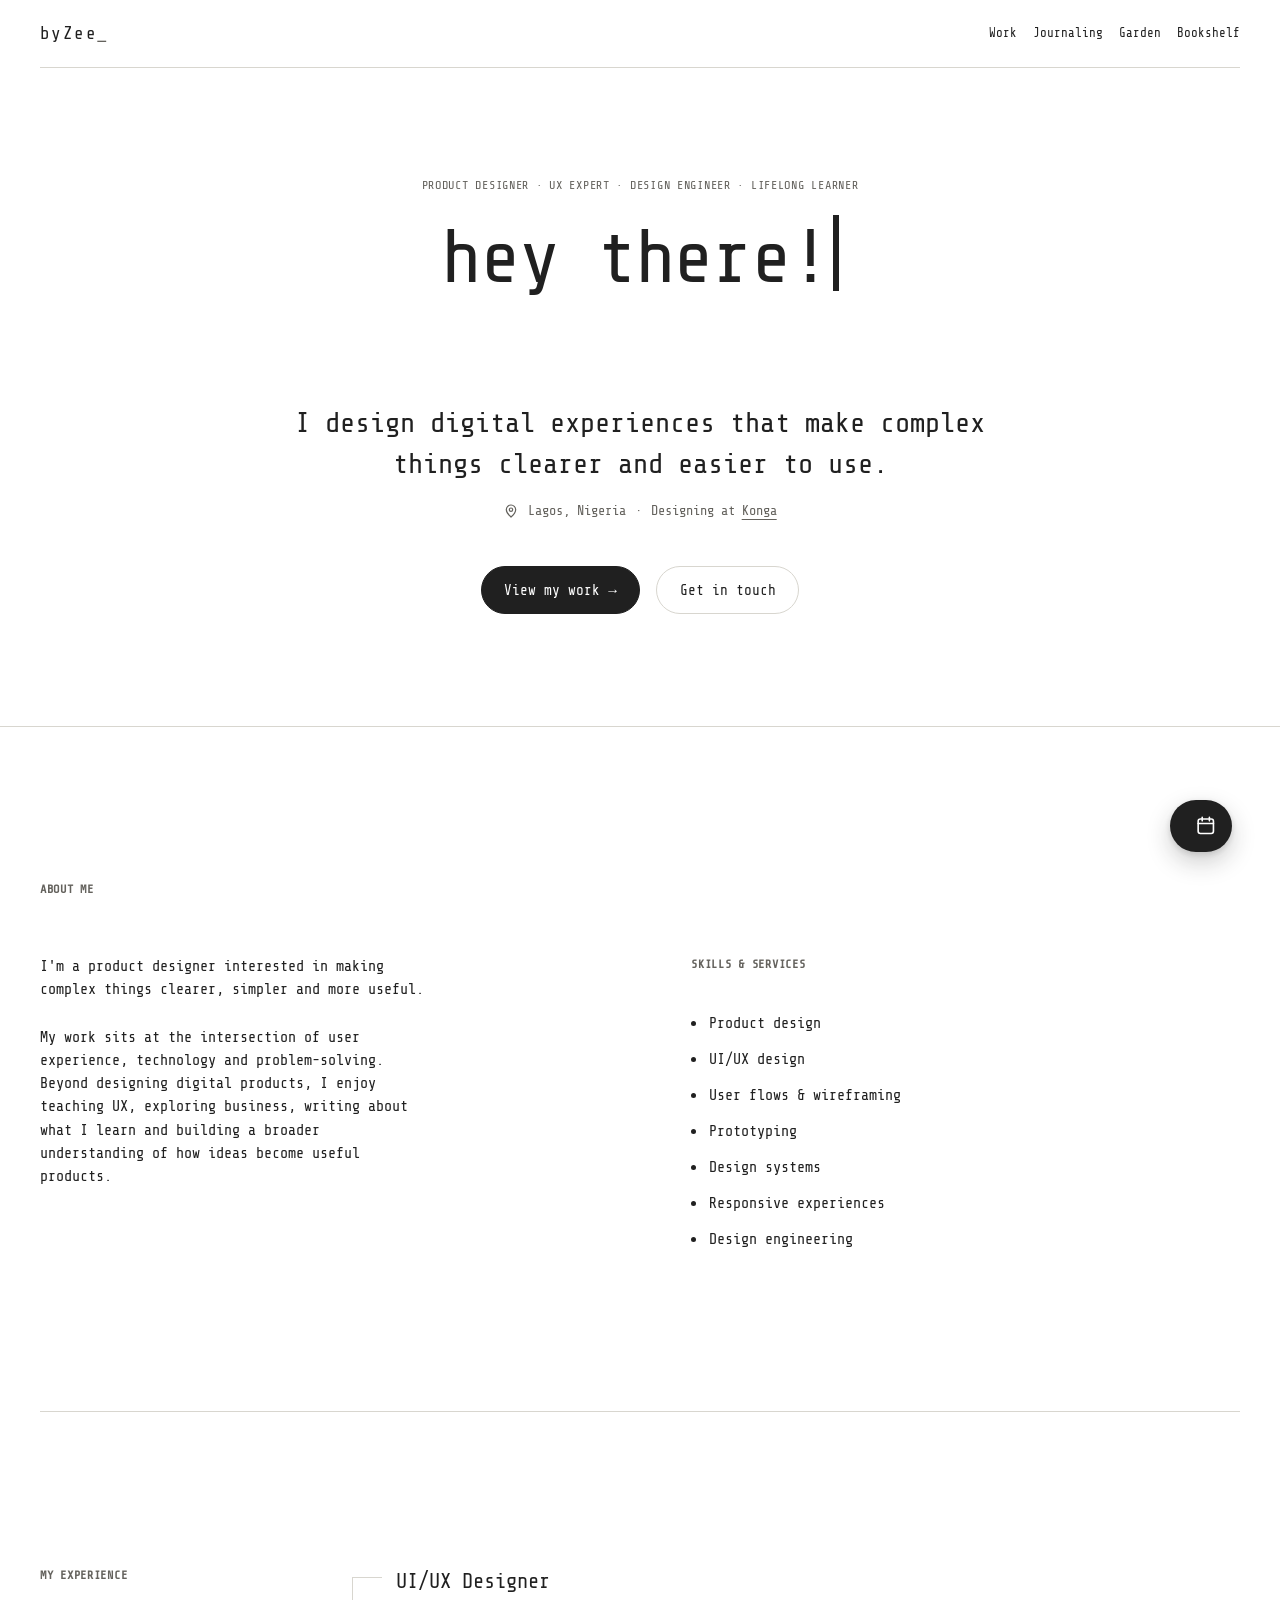
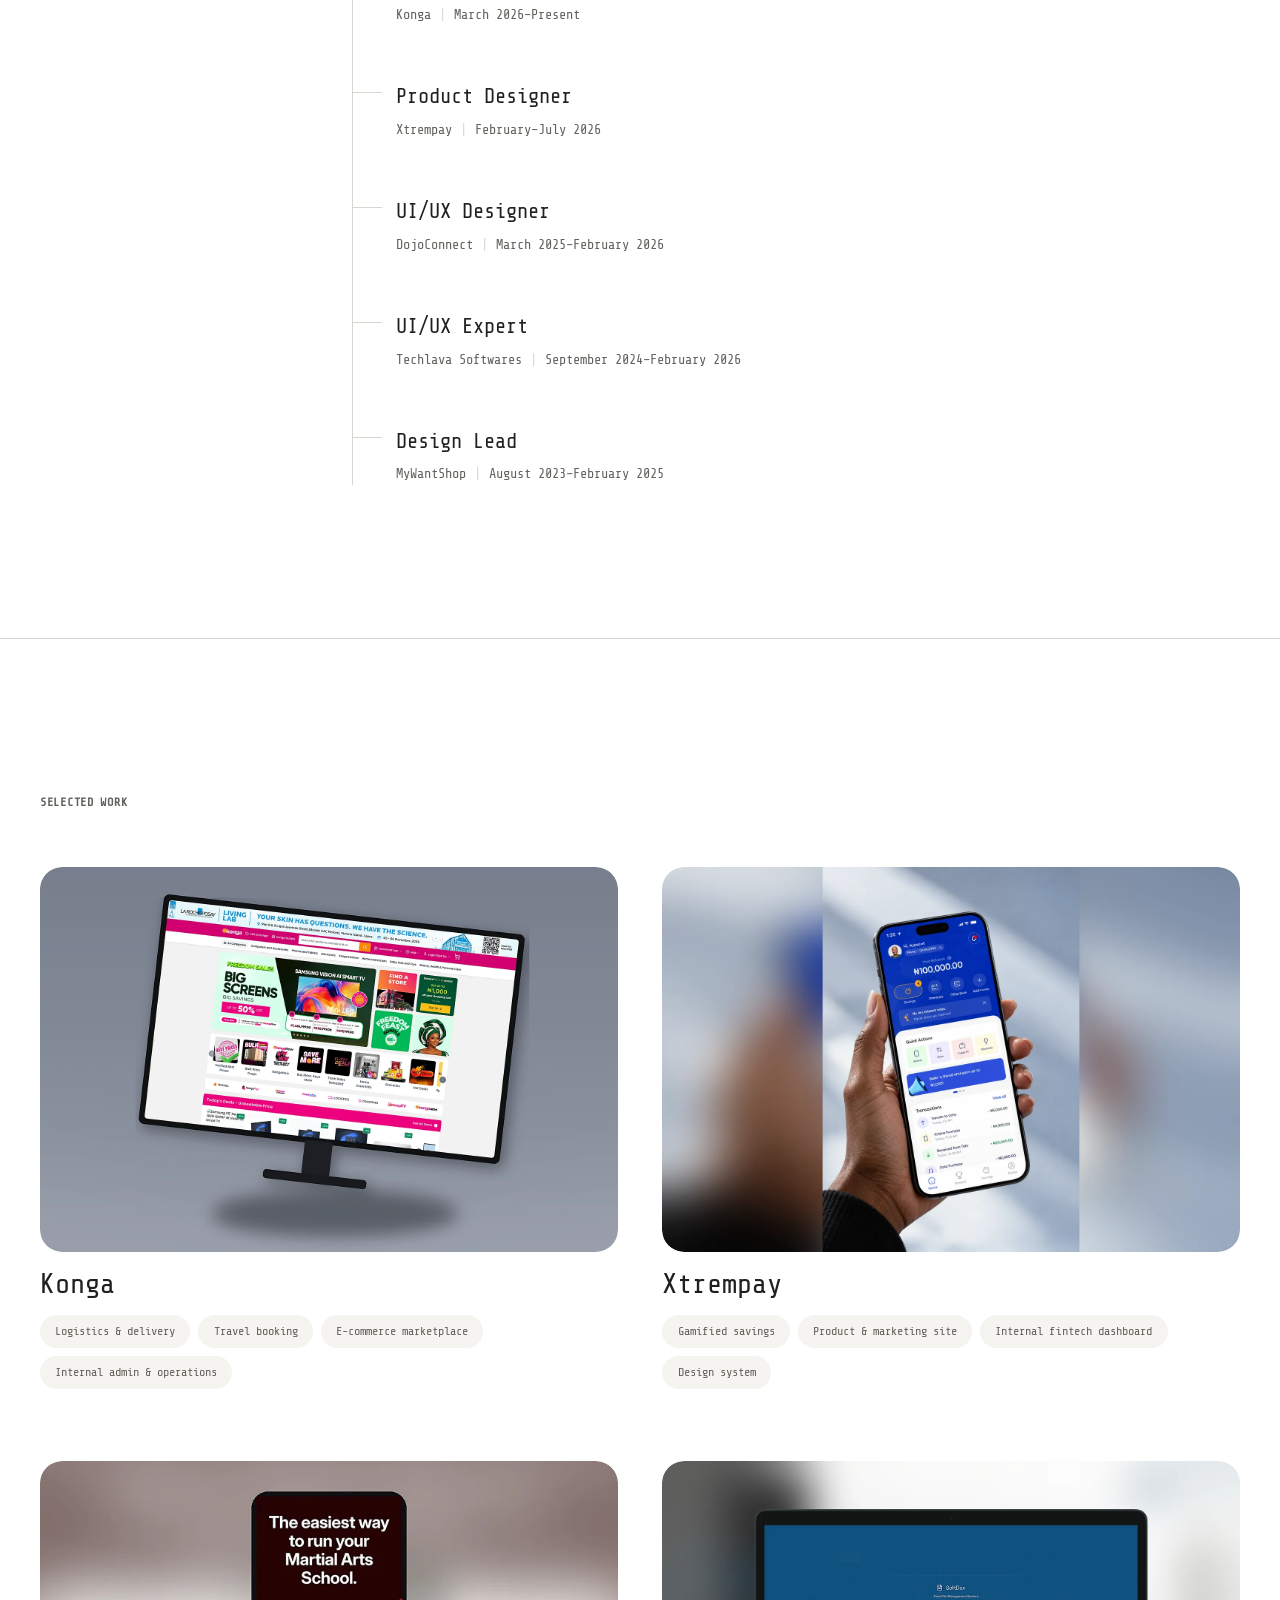
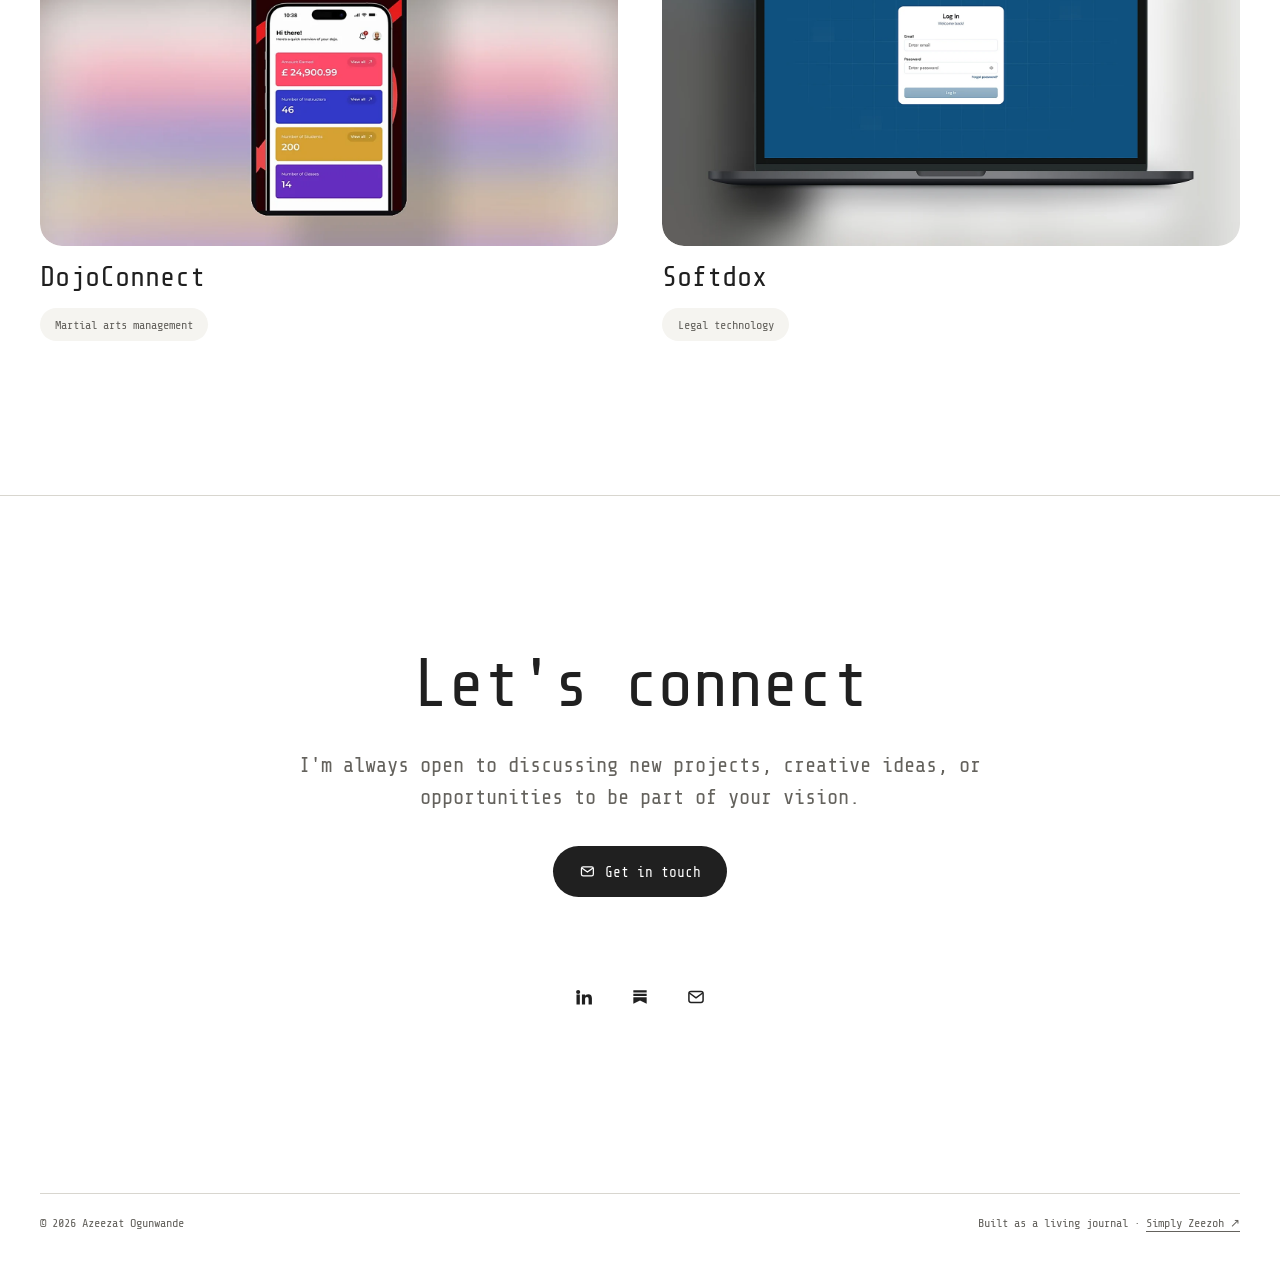
<file: index.html>
<!doctype html>
<html lang="en">
  <head>
    <meta charset="UTF-8" />
    <meta name="viewport" content="width=device-width, initial-scale=1.0" />
    <meta name="description" content="Azeezat Ogunwande is a product designer and writer creating clear, useful digital experiences. Experience, work, journaling, garden, and bookshelf." />
    <meta name="theme-color" content="#ffffff" />
    <title>Azeezat Ogunwande — Product Designer &amp; Writer</title>
    <link rel="preconnect" href="https://fonts.googleapis.com" />
    <link rel="preconnect" href="https://fonts.gstatic.com" crossorigin />
    <link href="https://fonts.googleapis.com/css2?family=Share+Tech+Mono&display=swap" rel="stylesheet" />
    <link rel="icon" href="favicon.svg" type="image/svg+xml" />
    <link rel="stylesheet" href="styles.css?v=16" />
    <script defer src="https://cdn.jsdelivr.net/npm/gsap@3.13.0/dist/gsap.min.js"></script>
  </head>
  <body data-page="home">
    <a class="skip-link" href="#main">Skip to content</a>
    <header class="site-header">
      <a class="wordmark" href="index.html" aria-label="Azeezat Ogunwande home">byZee<span>_</span></a>
      <nav aria-label="Primary navigation">
        <a href="#work">Work</a>
        <a href="writing/">Journaling</a>
        <a href="garden/">Garden</a>
        <a href="bookshelf/">Bookshelf</a>
      </nav>
    </header>
    <main id="main">
      <!-- Hero — centered introduction -->
      <section class="hero" aria-labelledby="hero-title">
        <p class="kicker hero-roles">Product Designer · UX Expert · Design Engineer · Lifelong Learner</p>
        <h1 class="hero-title" id="hero-title">
          <span class="hero-title-sizer" aria-hidden="true">hey there!</span>
          <span class="hero-title-text" aria-hidden="true">hey there!</span><span class="hero-cursor" aria-hidden="true"></span>
          <span class="visually-hidden">hey there! I'm Azeezat. Welcome to my space. I make complex things feel simple. I turn ideas into useful products. Simplicity is my superpower.</span>
        </h1>
        <p class="lede hero-lede">I design digital experiences that make complex things clearer and easier to use.</p>
        <p class="hero-meta">
          <svg class="hero-meta-icon" viewBox="0 0 24 24" fill="none" stroke="currentColor" stroke-width="1.8" stroke-linecap="round" stroke-linejoin="round" aria-hidden="true"><path d="M12 21s7-6.2 7-11a7 7 0 1 0-14 0c0 4.8 7 11 7 11z" /><circle cx="12" cy="10" r="2.5" /></svg>
          <span>Lagos, Nigeria</span><span class="hero-meta-sep" aria-hidden="true">·</span><span>Designing at <a class="hero-meta-link" href="https://www.konga.com/" target="_blank" rel="noopener">Konga</a></span>
        </p>
        <div class="hero-cta-group">
          <a class="hero-cta hero-cta--primary" href="#work">View my work <span aria-hidden="true">→</span></a>
          <a class="hero-cta hero-cta--secondary" href="#contact">Get in touch</a>
        </div>
      </section>

      <!-- About -->
      <section class="section" id="about" aria-labelledby="about-title">
        <div class="about-layout">
          <h2 class="section-number" id="about-title">About me</h2>
          <div class="about-columns">
            <div class="about-copy">
              <p>I'm a product designer interested in making complex things clearer, simpler and more useful.</p>
              <p>My work sits at the intersection of user experience, technology and problem-solving. Beyond designing digital products, I enjoy teaching UX, exploring business, writing about what I learn and building a broader understanding of how ideas become useful products.</p>
            </div>
            <div class="about-skills">
              <h3 class="kicker">Skills &amp; services</h3>
              <ul class="about-skills-list">
                <li>Product design</li>
                <li>UI/UX design</li>
                <li>User flows &amp; wireframing</li>
                <li>Prototyping</li>
                <li>Design systems</li>
                <li>Responsive experiences</li>
                <li>Design engineering</li>
              </ul>
            </div>
          </div>
        </div>
      </section>

      <!-- Experience -->
      <section class="section section-grid" id="experience" aria-labelledby="experience-title">
        <h2 class="section-number" id="experience-title">My experience</h2>
        <ol class="timeline" id="timeline"></ol>
      </section>

      <!-- Selected work -->
      <section class="section" id="work" aria-labelledby="work-title">
        <div class="work-layout">
          <h2 class="section-number" id="work-title">Selected work</h2>
          <div class="work-grid" id="work-grid"></div>
        </div>
      </section>

      <!-- Contact -->
      <section class="section contact" id="contact" aria-labelledby="contact-title">
        <div class="contact-inner">
          <h2 class="contact-heading" id="contact-title">Let's connect</h2>
          <p class="contact-lede">I'm always open to discussing new projects, creative ideas, or opportunities to be part of your vision.</p>
          <a class="contact-button" href="mailto:contact@byzee.design">
            <svg class="contact-button-icon" viewBox="0 0 24 24" fill="none" stroke="currentColor" stroke-width="1.8" stroke-linecap="round" stroke-linejoin="round" aria-hidden="true"><rect x="3.5" y="5.5" width="17" height="13" rx="2.5" /><path d="M4.5 7.5 12 13l7.5-5.5" /></svg>
            Get in touch
          </a>
          <ul class="contact-socials">
            <li><a href="https://www.linkedin.com/in/azeezat-ogunwande/" target="_blank" rel="noopener noreferrer" aria-label="LinkedIn">
              <svg viewBox="0 0 24 24" fill="currentColor" aria-hidden="true"><path d="M4.98 3.5a2.5 2.5 0 1 1 0 5 2.5 2.5 0 0 1 0-5zM3 9h4v12H3zM9.5 9h3.8v1.7c.53-1 1.86-2 3.83-2 3.06 0 4.37 1.9 4.37 5.1V21h-4v-6.3c0-1.6-.6-2.6-1.9-2.6-1.5 0-2.3 1-2.3 2.6V21h-3.8z"/></svg>
            </a></li>
            <li><a href="https://simplyzeezoh.substack.com/" target="_blank" rel="noopener noreferrer" aria-label="Simply Zeezoh on Substack">
              <svg viewBox="0 0 24 24" fill="currentColor" aria-hidden="true"><path d="M4 4h16v2.5H4V4zm0 4.2h16v2.5H4V8.2zM4 12.4h16V20l-8-3.8L4 20v-7.6z"/></svg>
            </a></li>
            <li><a href="mailto:contact@byzee.design" aria-label="Email">
              <svg viewBox="0 0 24 24" fill="none" stroke="currentColor" stroke-width="1.8" stroke-linecap="round" stroke-linejoin="round" aria-hidden="true"><rect x="3.5" y="5.5" width="17" height="13" rx="2.5" /><path d="M4.5 7.5 12 13l7.5-5.5" /></svg>
            </a></li>
          </ul>
        </div>
      </section>
    </main>
    <footer class="site-footer">
      <span>© <span id="year"></span> Azeezat Ogunwande</span>
      <span>Built as a living journal · <a href="https://simplyzeezoh.substack.com/" target="_blank" rel="noopener noreferrer">Simply Zeezoh <span aria-hidden="true">↗</span></a></span>
    </footer>
    <dialog id="project-dialog" aria-labelledby="dialog-title">
      <button class="dialog-close" type="button" aria-label="Close project details">×</button>
      <div id="project-dialog-content"></div>
    </dialog>
    <script src="content.js?v=21"></script>
    <script src="script.js?v=17"></script>
  </body>
</html>
</file>
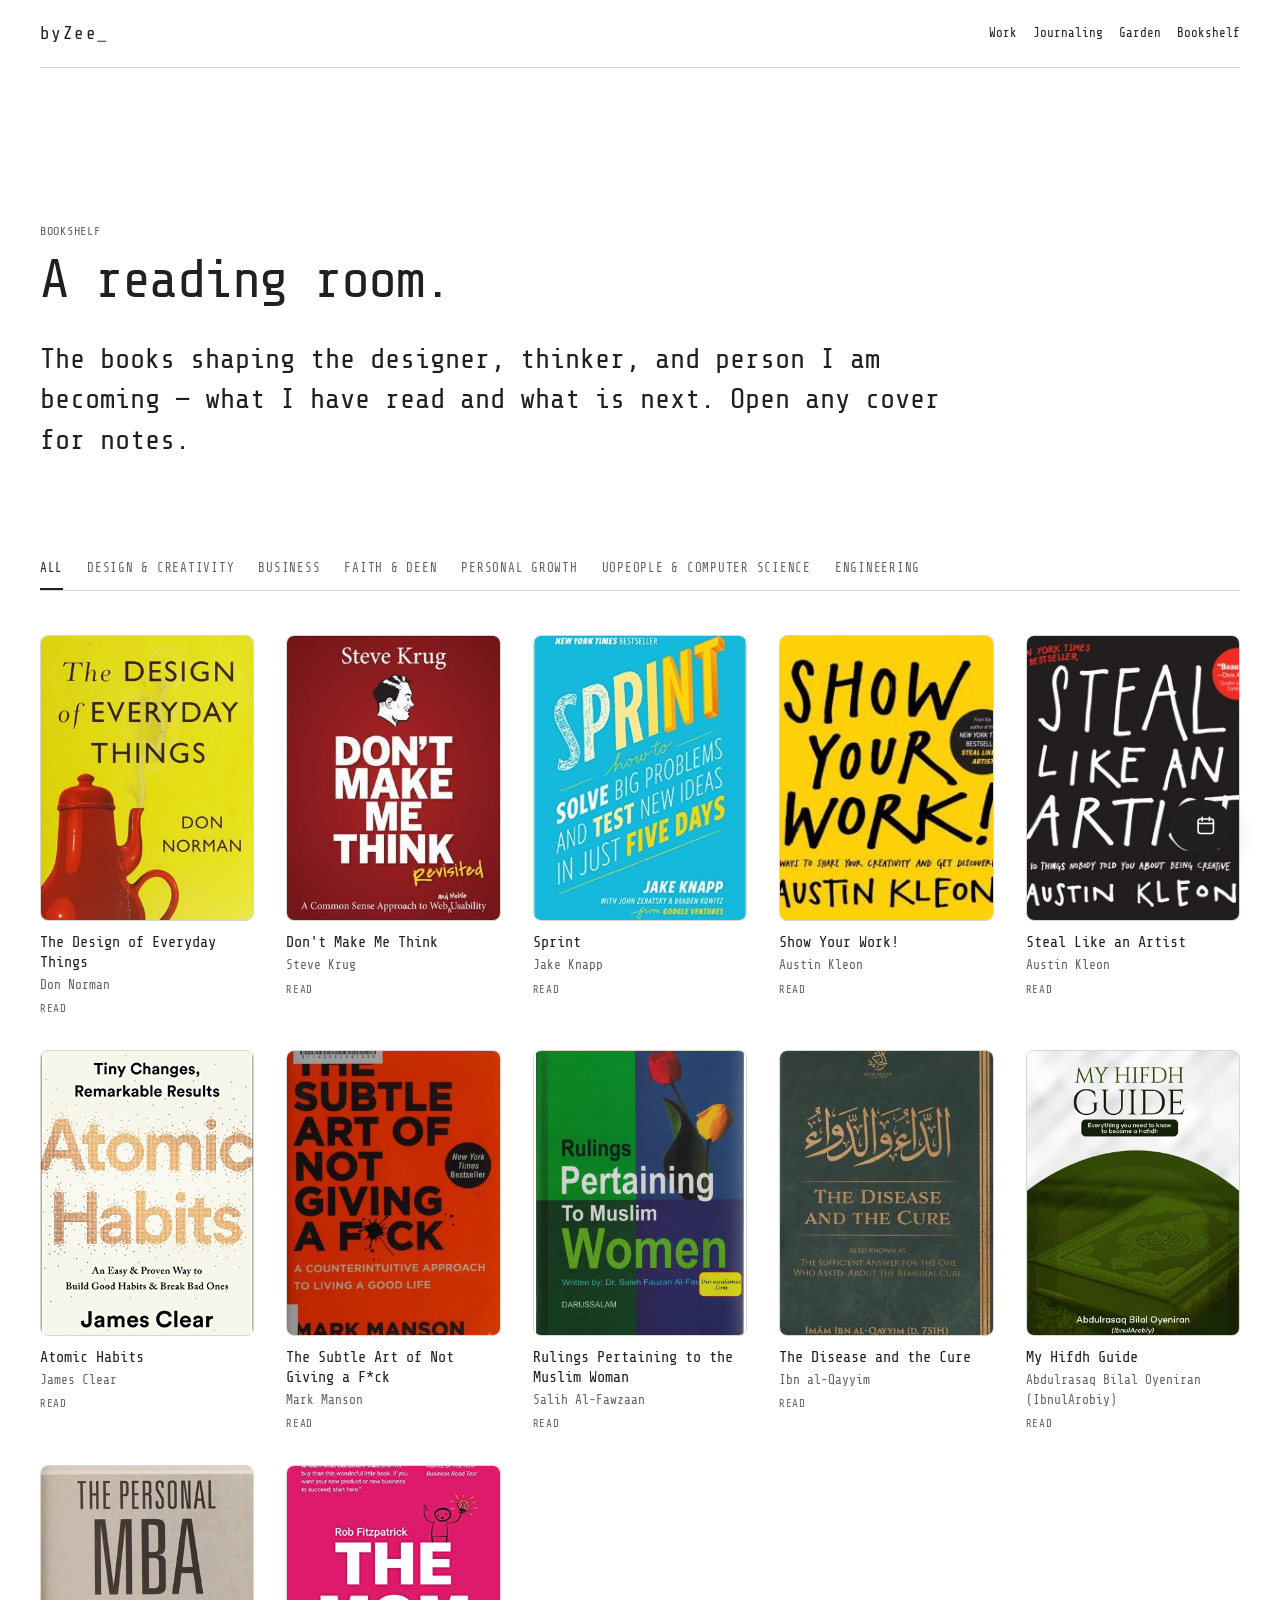
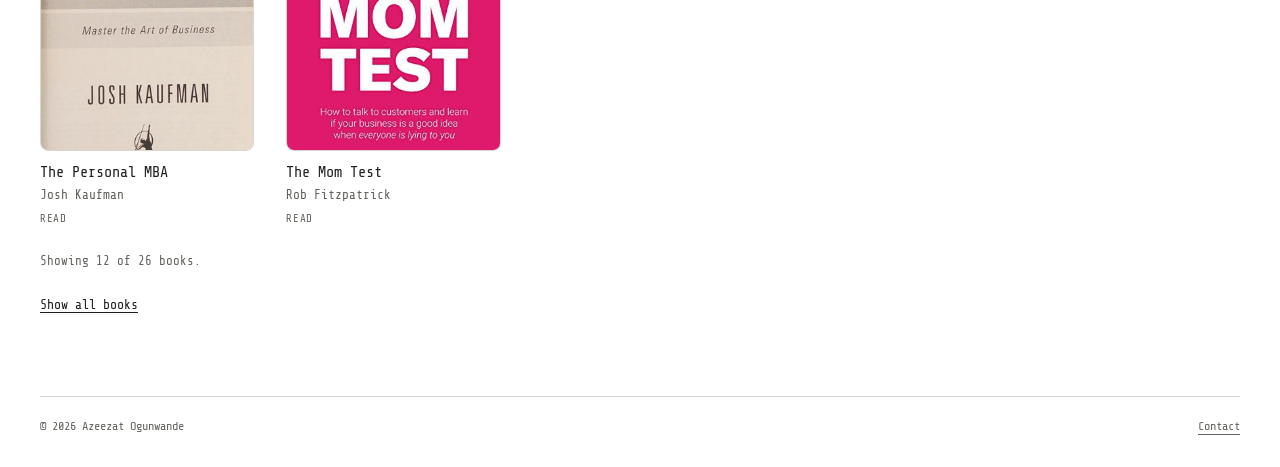
<file: bookshelf/index.html>
<!doctype html>
<html lang="en">
  <head>
    <meta charset="UTF-8" />
    <meta name="viewport" content="width=device-width, initial-scale=1.0" />
    <meta name="description" content="A reading room — the books shaping Azeezat Ogunwande's practice as a designer, thinker, and person." />
    <meta name="theme-color" content="#ffffff" />
    <title>Bookshelf — Azeezat Ogunwande</title>
    <link rel="preconnect" href="https://fonts.googleapis.com" />
    <link rel="preconnect" href="https://fonts.gstatic.com" crossorigin />
    <link href="https://fonts.googleapis.com/css2?family=Share+Tech+Mono&display=swap" rel="stylesheet" />
    <link rel="icon" href="../favicon.svg" type="image/svg+xml" />
    <link rel="stylesheet" href="../styles.css" />
  </head>
  <body data-page="bookshelf" data-root="../">
    <a class="skip-link" href="#main">Skip to content</a>
    <header class="site-header">
      <a class="wordmark" href="../" aria-label="Azeezat Ogunwande home">byZee<span>_</span></a>
      <nav aria-label="Primary navigation">
        <a href="../#work">Work</a>
        <a href="../writing/">Journaling</a>
        <a href="../garden/">Garden</a>
        <a href="./" aria-current="page">Bookshelf</a>
      </nav>
    </header>
    <main id="main" class="page-main">
      <section class="page-intro bookshelf-intro" aria-labelledby="shelf-heading">
        <p class="kicker">Bookshelf</p>
        <h1 id="shelf-heading">A reading room.</h1>
        <p class="lede">The books shaping the designer, thinker, and person I am becoming — what I have read and what is next. Open any cover for notes.</p>
      </section>
      <section aria-labelledby="shelf-title">
        <h2 id="shelf-title" class="visually-hidden">Reading list</h2>
        <div id="shelf-filters" class="shelf-filters" role="tablist" aria-label="Filter books by category"></div>
        <div id="book-grid" class="book-grid" role="tabpanel" aria-labelledby="shelf-tab-0"></div>
        <p id="shelf-status" class="shelf-status" aria-live="polite"></p>
        <button id="shelf-showall" class="shelf-showall" type="button" aria-expanded="false" hidden>Show all books</button>
      </section>
    </main>
    <footer class="site-footer page-footer">
      <span>© <span id="year"></span> Azeezat Ogunwande</span>
      <a href="../#contact">Contact</a>
    </footer>
    <script src="../content.js"></script>
    <script src="../script.js"></script>
  </body>
</html>
</file>
<file: styles.css>
:root{--ink:#202020;--paper:#fff;--surface:#f5f4f0;--line:#d8d6cf;--muted:#64625d;--font:"Share Tech Mono",ui-monospace,SFMono-Regular,Menlo,monospace;--wide:min(1200px,calc(100vw - 3rem))}*{box-sizing:border-box}html{scroll-behavior:smooth}body{margin:0;background:var(--paper);color:var(--ink);font-family:var(--font);font-size:15px;line-height:1.55}a{color:inherit;text-decoration-thickness:1px;text-underline-offset:4px}a:hover{text-decoration-thickness:2px}.visually-hidden{position:absolute;width:1px;height:1px;padding:0;margin:-1px;overflow:hidden;clip:rect(0 0 0 0);white-space:nowrap;border:0}:focus-visible{outline:2px solid var(--ink);outline-offset:3px}.skip-link{position:fixed;top:0;left:1rem;z-index:10;transform:translateY(-130%);background:var(--ink);color:#fff;padding:.7rem 1rem}.skip-link:focus{transform:translateY(0)}.site-header,.site-footer{width:var(--wide);margin:auto;display:flex;justify-content:space-between;gap:1rem;padding:1.25rem 0}.site-header{border-bottom:1px solid var(--line);align-items:center}.wordmark{text-decoration:none;font-size:1.1rem;letter-spacing:.08em}.wordmark span,.blink{color:var(--muted)}nav{display:flex;gap:1rem;flex-wrap:wrap;justify-content:flex-end;font-size:.78rem}nav a{text-decoration:none}.hero{min-height:calc(100vh - 73px);padding-top:clamp(5rem,14vh,11rem);padding-bottom:3rem;align-content:start}.section-grid{width:var(--wide);margin:auto;display:grid;grid-template-columns:minmax(120px,1fr) minmax(0,4fr);column-gap:clamp(2rem,7vw,8rem)}.kicker,.section-number{margin:0;color:var(--muted);font-size:.75rem;letter-spacing:.06em;text-transform:uppercase}.hero-title-wrap{grid-column:2}.hero h1{font-size:clamp(3.8rem,11vw,9rem);line-height:.82;letter-spacing:-.09em;margin:1rem 0 2.5rem;font-weight:400}.hero-copy{grid-column:2;max-width:44rem}.lede{font-size:clamp(1.2rem,2.2vw,1.85rem);line-height:1.45;margin-top:0}.arrow-link{grid-column:2;margin-top:2.5rem;width:max-content}.section{padding:clamp(5rem,12vw,10rem) 0;border-top:1px solid var(--line)}.section-content h2,.two-up h2{font-size:clamp(1.75rem,4vw,3.5rem);font-weight:400;line-height:1.05;letter-spacing:-.05em;margin:0 0 1rem}.prose{max-width:54rem}.prose p{font-size:1.05rem}.section-intro{color:var(--muted);max-width:47rem}.placeholder-note,.placeholder-label{color:var(--muted);font-size:.8rem}.timeline{position:relative;padding:0;margin:0;list-style:none}.timeline li{position:relative;padding:0 0 clamp(2.25rem,4.5vw,3.5rem) 2.75rem}.timeline li:last-child{padding-bottom:0}.timeline li::before{content:"";position:absolute;left:0;top:.75em;width:1.9rem;height:1px;background:var(--line)}.timeline::before{content:"";position:absolute;left:0;top:.75em;bottom:0;width:1px;background:var(--line)}.timeline-role{font-size:clamp(1.05rem,1.8vw,1.3rem);margin:0;font-weight:400}.timeline-meta{display:flex;flex-wrap:wrap;gap:.5rem;color:var(--muted);font-size:.85rem;margin:.35rem 0 0}.timeline-sep{color:var(--line)}.two-up{padding-top:8rem;padding-bottom:8rem;grid-template-columns:1fr 1fr;gap:clamp(2.5rem,9vw,10rem)}.two-up>div{border-top:1px solid var(--line);padding-top:1.25rem}.contact{padding-bottom:clamp(6rem,14vw,11rem)}.contact-inner{width:var(--wide);margin:auto;display:flex;flex-direction:column;align-items:center;text-align:center;gap:clamp(1.25rem,3vw,2rem)}.contact-heading{font-size:clamp(2.5rem,6vw,4.25rem);line-height:1;letter-spacing:-.03em;font-weight:400;margin:0}.contact-lede{margin:0;max-width:44rem;color:var(--muted);font-size:clamp(.95rem,2vw,1.3rem)}.contact-button{display:inline-flex;align-items:center;gap:.6rem;background:var(--ink);color:var(--paper);border-radius:999px;padding:.9rem 1.6rem;font-size:.9rem;text-decoration:none;transition:background-color .2s ease}.contact-button:hover{background:#000}.contact-button-icon{width:1.05rem;height:1.05rem;flex:none}.contact-socials{list-style:none;display:flex;gap:1rem;margin:clamp(1.5rem,4vw,3rem) 0 0;padding:0}.contact-socials a{display:inline-flex;width:2.5rem;height:2.5rem;align-items:center;justify-content:center;border-radius:999px;color:var(--ink);transition:background-color .2s ease}.contact-socials a:hover{background:var(--surface)}.contact-socials svg{width:1.25rem;height:1.25rem}.site-footer{border-top:1px solid var(--line);font-size:.75rem;color:var(--muted);padding-bottom:2rem}.page-main{width:var(--wide);margin:auto}.page-intro{padding:clamp(5rem,12vw,10rem) 0 4rem;max-width:57rem}.page-intro h1{font-size:clamp(3rem,9vw,7rem);font-weight:400;line-height:.9;letter-spacing:-.08em;margin:.8rem 0 2rem}

/* Garden: an art-directed masonry wall. Three equal columns on desktop, two on
   tablet, one on mobile, with a single consistent gap. Each frame is sized to
   its own image so every mockup keeps its exact proportions, while the varied
   card heights give the wall its editorial rhythm. */
.garden-main{padding-top:0;padding-bottom:clamp(5rem,10vw,7rem)}.gallery{--garden-gap:clamp(.9rem,1.4vw,1.35rem);column-count:3;column-gap:var(--garden-gap);padding-top:clamp(1.5rem,4vw,2.5rem)}.garden-card{break-inside:avoid;-webkit-column-break-inside:avoid;page-break-inside:avoid;margin:0 0 var(--garden-gap);min-width:0}.garden-card--tall{--frame-ratio:3/4}.garden-card--medium{--frame-ratio:4/3}.garden-card--small{--frame-ratio:16/10}.garden-trigger{display:block;width:100%;border:0;background:none;color:inherit;font:inherit;text-align:left;cursor:pointer;padding:0}.garden-frame{position:relative;display:block;width:100%;aspect-ratio:var(--frame-ratio,4/3);overflow:hidden;background:var(--surface);border-radius:16px}.garden-image,.garden-gif{position:absolute;inset:0;width:100%;height:100%;object-fit:cover;display:block}.garden-gif{z-index:1}.garden-placeholder{position:absolute;inset:0;display:grid;place-items:center;text-align:center;color:var(--muted);font-size:.6rem;line-height:1.55;letter-spacing:.18em;text-transform:uppercase;background:var(--surface)}.garden-trigger:focus-visible{outline:2px solid var(--ink);outline-offset:3px}.motion .garden-card{opacity:0}.preview-frame{position:relative;aspect-ratio:4/3;margin:1rem 0;background:var(--surface);overflow:hidden;border-radius:16px}.garden-main+.site-footer{margin-top:0}

/* Garden device/mockup showcase: the frame is sized to the image's own ratio, so
   the UI fills it edge to edge and is never stretched, cropped, or padded. */
.garden-frame--device{display:flex;align-items:center;justify-content:center;background:var(--surface)}.garden-device{display:contents}.garden-device-img{display:block;width:100%;height:100%;object-fit:cover}.preview-frame--device{aspect-ratio:var(--frame-ratio,351/711);max-width:min(420px,80vw);margin-inline:auto;display:flex;align-items:center;justify-content:center}.preview-frame--device .garden-device-img{width:100%;height:100%;object-fit:contain}

dialog{border:1px solid var(--ink);max-width:min(620px,calc(100vw - 2rem));padding:2rem;background:var(--paper);color:var(--ink)}dialog::backdrop{background:rgba(32,32,32,.5)}.dialog-close{float:right;border:0;background:transparent;font:inherit;font-size:2rem;line-height:1;cursor:pointer}dialog h2{font-size:2rem;line-height:1;margin:1rem 0}dialog p{max-width:58ch}dialog dt{color:var(--muted);margin-top:1rem;font-size:.78rem;text-transform:uppercase}dialog dd{margin:.2rem 0}.page-footer{margin-top:5rem}.topics{display:flex;flex-wrap:wrap;gap:.5rem;margin:1.5rem 0 0;padding:0;list-style:none}.topics .topic{border:1px solid var(--line);color:var(--muted);font-size:.72rem;letter-spacing:.06em;text-transform:uppercase;padding:.35rem .6rem}.external{text-decoration:none}.external:hover{text-decoration:underline}.writing-intro{max-width:57rem}.writing-cta{display:inline-block;margin-top:1.5rem;font-size:clamp(1rem,2vw,1.4rem)}.back-link{margin:4rem 0 2rem}

@media(max-width:960px){.gallery{column-count:2}}@media(max-width:680px){body{font-size:14px}.site-header{align-items:flex-start;flex-direction:column}.site-footer{flex-direction:column}.section-grid{grid-template-columns:1fr}.hero-title-wrap,.hero-copy,.arrow-link{grid-column:auto}.section-number{margin-bottom:2rem}.two-up{grid-template-columns:1fr}.book-grid{grid-template-columns:1fr 1fr}.gallery{column-count:1;padding-top:1.5rem}}@media(prefers-reduced-motion:reduce){html{scroll-behavior:auto}.blink{animation:none}}

/* ============================================================
   Added for the unified editorial homepage, on-site writing
   reader, and bookshelf reading room.
   ============================================================ */

/* Intake hero — hero + about merged into one compact introduction */
.hero{min-height:auto;padding-top:clamp(3rem,9vh,7rem);padding-bottom:clamp(3rem,8vw,6rem)}
.hero h1{font-size:clamp(2rem,4vw,3rem);line-height:1.05;letter-spacing:-.01em;margin:1rem 0 1.5rem;font-weight:400}
.hero-copy{display:flex;flex-direction:column;align-items:flex-start}
.hero-philosophy{font-size:clamp(1.3rem,2.6vw,1.9rem);line-height:1.25;margin:1.75rem 0 0;letter-spacing:-.01em}
.hero-now{color:var(--muted);margin-top:.75rem}
.konga-link{text-decoration:underline;text-decoration-thickness:1px;text-underline-offset:4px}
.konga-link:hover{text-decoration-thickness:2px}

/* Hero avatar — the Muslimah portrait fills the previously empty left column,
   top-aligned with the introduction and cropped to a clean circle. */
.hero-aside{display:flex;flex-direction:column;gap:clamp(1.5rem,4vw,2.75rem);align-items:flex-start}
.hero-avatar{position:relative;display:block;width:100%;max-width:280px;aspect-ratio:1/1;isolation:isolate}
.hero-avatar-scene{position:absolute;inset:0;perspective:600px;transform-style:preserve-3d}
.hero-avatar-back{position:absolute;inset:-7%;border-radius:50%;background:radial-gradient(circle at 50% 46%,rgba(178,146,120,.36),rgba(178,146,120,0) 68%);filter:blur(20px);transform:translateZ(-100px);pointer-events:none}
.hero-avatar-orb{position:relative;width:100%;height:100%;border-radius:50%;overflow:hidden;background:var(--surface);box-shadow:0 26px 44px -20px rgba(32,32,32,.42),0 8px 16px -10px rgba(32,32,32,.28);will-change:transform}
.hero-avatar-media{position:absolute;inset:0;display:block;margin:0}
.hero-avatar-img{display:block;width:100%;height:100%;object-fit:cover;object-position:50% 43%;transform:scale(1.06);will-change:transform}
.hero-avatar-sheen{position:absolute;inset:0;border-radius:50%;pointer-events:none;mix-blend-mode:soft-light;background:radial-gradient(120% 100% at 30% 20%,rgba(255,255,255,.45),rgba(255,255,255,.08) 42%,rgba(255,255,255,0) 62%),radial-gradient(150% 120% at 76% 94%,rgba(32,32,32,.18),rgba(32,32,32,0) 58%)}
@media(min-width:681px){.hero{grid-template-columns:minmax(180px,280px) minmax(0,1fr);column-gap:clamp(2rem,5vw,5rem)}}
@media(min-width:681px) and (max-width:960px){.hero{grid-template-columns:minmax(150px,200px) minmax(0,1fr)}.hero-avatar{max-width:200px}}
.hero-cta-group{grid-column:2;display:flex;flex-wrap:wrap;gap:1.5rem;margin-top:2.5rem;align-items:center}
@media(max-width:680px){.hero-aside{gap:1.5rem}.hero-avatar{width:140px}.hero-cta-group{flex-direction:column;align-items:flex-start;gap:1rem}}

/* Work — filter tabs + grouped editorial project index */
.work-filters{display:flex;flex-wrap:wrap;gap:.25rem 1.4rem;margin-top:2.5rem;border-bottom:1px solid var(--line)}
.work-tab{appearance:none;background:none;border:0;font:inherit;font-size:.85rem;color:var(--muted);padding:.6rem 0;margin:0;cursor:pointer;border-bottom:1px solid transparent;margin-bottom:-1px}
.work-tab:hover{color:var(--ink)}
.work-tab[aria-selected="true"]{color:var(--ink);border-bottom-color:var(--ink)}
.work-tab:focus-visible{outline:2px solid var(--ink);outline-offset:2px}
.work-panel{margin-top:0}
.work-list{list-style:none;margin:0;padding:0}
.work-entry{border-bottom:1px solid var(--line)}
.work-row{display:grid;grid-template-columns:minmax(0,1fr) auto;align-items:start;gap:.5rem 2rem;width:100%;text-align:left;padding:1.5rem 0;font:inherit;color:inherit}
button.work-row{background:none;border:0;cursor:pointer}
button.work-row:hover{background:var(--surface)}
button.work-row:focus-visible{outline:2px solid var(--ink);outline-offset:-2px}
.work-main{display:flex;flex-direction:column;gap:.3rem;min-width:0}
.work-name,.work-child-name{font-size:clamp(1.05rem,1.8vw,1.2rem)}
.work-meta{color:var(--muted);font-size:.78rem;letter-spacing:.02em}
.work-desc{font-size:.95rem;line-height:1.5;max-width:62ch}
.work-proposed{color:var(--muted);font-size:.74rem}
.work-pending{color:var(--muted);font-size:.66rem;letter-spacing:.08em;text-transform:uppercase;white-space:nowrap;margin-left:.5rem;vertical-align:middle}
.work-side{display:flex;flex-direction:column;align-items:flex-end;gap:.6rem;text-align:right}
.work-industry,.work-child-domain{color:var(--muted);font-size:.7rem;letter-spacing:.05em;text-transform:uppercase;line-height:1.4}
.work-arrow{color:var(--muted);transition:transform .2s ease}
.work-row[aria-expanded="true"] .work-arrow{transform:rotate(90deg)}
.work-children{border-top:1px dashed var(--line)}
.work-child-list{list-style:none;margin:0;padding:0}
.work-child{display:grid;grid-template-columns:minmax(0,1fr) auto;align-items:start;gap:.5rem 2rem;padding:1rem 0 1rem 1.25rem;border-left:2px solid var(--line);margin-left:.1rem}
.work-child+.work-child{border-top:1px solid var(--line)}
.work-child .work-child-name{font-size:.98rem}
.work-child .work-desc{font-size:.9rem}
.work-empty{color:var(--muted);padding:1.75rem 0;max-width:60ch}

/* Journaling — compact editorial writing list */
.journal-head{display:flex;justify-content:space-between;align-items:baseline;gap:1rem;border-bottom:1px solid var(--line);padding-bottom:1rem}
.journal-head h2{margin:0}
.journal-list{display:flex;flex-direction:column}
.journal-row{display:flex;justify-content:space-between;align-items:baseline;gap:1.5rem;padding:1.1rem 0;border-bottom:1px solid var(--line);text-decoration:none}
.journal-row:hover .journal-title{text-decoration:underline;text-decoration-thickness:2px}
.journal-title{font-size:clamp(1.05rem,2vw,1.35rem);min-width:0;overflow-wrap:anywhere}
.journal-date{color:var(--muted);font-size:.8rem;white-space:nowrap}
.journal-empty{color:var(--muted)}

/* Writing archive + on-site reader */
.writing-main{padding:clamp(3rem,8vw,6rem) 0 5rem}
.page-intro h1{font-size:clamp(2.2rem,5vw,3.4rem);letter-spacing:-.03em;line-height:.98}
.archive-list{margin-top:2rem;border-top:1px solid var(--line)}
.archive-row{display:flex;justify-content:space-between;align-items:baseline;gap:1.5rem;padding:1.15rem 0;border-bottom:1px solid var(--line);text-decoration:none}
.archive-row:hover .archive-title{text-decoration:underline;text-decoration-thickness:2px}
.archive-title{font-size:clamp(1.05rem,2vw,1.4rem);min-width:0;overflow-wrap:anywhere}
.archive-date{color:var(--muted);font-size:.8rem;white-space:nowrap}
.archive-empty{color:var(--muted);margin-top:2rem}
.article{max-width:70ch;margin:0 auto;padding-top:1rem}
.article-title{font-size:clamp(1.8rem,4vw,2.8rem);line-height:1.1;letter-spacing:-.02em;font-weight:400;margin:.5rem 0 1rem}
.article-date{color:var(--muted);font-size:.82rem}
.article-body{margin-top:2.5rem}
.article-body p{margin:0 0 1.25rem;font-size:1.05rem}
.article-body h1,.article-body h2,.article-body h3{font-weight:400;line-height:1.15;letter-spacing:-.02em;margin:2.5rem 0 1rem}
.article-body img{max-width:100%;height:auto;border-radius:.4rem;display:block;margin:1.5rem 0}
.article-body figure{margin:1.5rem 0}
.article-body blockquote{margin:1.75rem 0;padding-left:1.25rem;border-left:2px solid var(--line);color:var(--muted)}
.article-body hr{border:0;border-top:1px solid var(--line);margin:2.25rem 0}
.article-body>div{margin:0}
.article-source{color:var(--muted);font-size:.85rem;margin-top:3rem;border-top:1px solid var(--line);padding-top:1.25rem}
.article-nav{display:flex;gap:1.5rem;margin-top:1.5rem}

/* Bookshelf — category filters, "show all", and flip cards */
.shelf-filters{display:flex;flex-wrap:wrap;gap:.25rem 1.5rem;margin-bottom:clamp(1.5rem,4vw,2.75rem);border-bottom:1px solid var(--line);padding-bottom:.65rem}
.shelf-tab{background:none;border:0;padding:.35rem 0 .65rem;margin-bottom:-.66rem;font:inherit;font-size:.78rem;letter-spacing:.06em;text-transform:uppercase;color:var(--muted);cursor:pointer;border-bottom:2px solid transparent}
.shelf-tab[aria-selected="true"]{color:var(--ink);border-bottom-color:var(--ink)}
.shelf-tab:focus-visible{outline:2px solid var(--ink);outline-offset:2px}
.shelf-status{color:var(--muted);font-size:.78rem;margin:1.5rem 0 1rem}
.shelf-showall{display:block;background:none;border:0;padding:0;margin:1.5rem 0 0;font:inherit;font-size:.82rem;color:var(--ink);cursor:pointer;text-decoration:underline;text-underline-offset:3px}
.shelf-showall[hidden]{display:none}
.shelf-showall:focus-visible{outline:2px solid var(--ink);outline-offset:3px}
.book-grid{display:grid;grid-template-columns:repeat(auto-fill,minmax(200px,1fr));gap:clamp(1rem,2.5vw,2rem);background:none;border:0}
.book-card{position:relative;perspective:1200px;cursor:pointer;border-radius:.5rem}
.book-inner{position:relative;transform-style:preserve-3d;transition:transform .5s ease}
.book-card.is-open .book-inner{transform:rotateY(180deg)}
@media(hover:hover) and (pointer:fine){.book-card:hover .book-inner{transform:rotateY(180deg)}}
.book-card:focus-visible{outline:2px solid var(--ink);outline-offset:4px}
.book-face{backface-visibility:hidden;-webkit-backface-visibility:hidden}
.book-front{display:flex;flex-direction:column;gap:.75rem}
.book-cover{position:relative;display:block;aspect-ratio:3/4;border:1px solid var(--line);border-radius:.5rem;background:var(--surface);overflow:hidden}
.book-cover-image{display:block;width:100%;height:100%;object-fit:cover}
.book-cover-image[hidden]{display:none}
.book-cover-fallback{position:absolute;inset:0;display:flex;flex-direction:column;gap:.75rem;align-items:center;justify-content:center;padding:1.25rem;text-align:center}
.book-cover-fallback[hidden]{display:none}
.book-cover-title{font-size:1.05rem;line-height:1.25}
.book-cover-author{color:var(--muted);font-size:.74rem}
.book-caption{display:flex;flex-direction:column;gap:.2rem}
.book-title{font-size:.95rem;line-height:1.3}
.book-author{color:var(--muted);font-size:.8rem}
.book-status{color:var(--muted);font-size:.68rem;letter-spacing:.06em;text-transform:uppercase;margin-top:.15rem}
.book-back{position:absolute;inset:0;transform:rotateY(180deg);display:flex;flex-direction:column;gap:.9rem;padding:1.25rem;background:var(--surface);border:1px solid var(--line);border-radius:.5rem;overflow:auto}
.book-theme{color:var(--muted);font-size:.68rem;letter-spacing:.06em;text-transform:uppercase}
.book-about{font-size:.86rem;line-height:1.45;color:var(--ink)}
.book-block{display:flex;flex-direction:column;gap:.3rem}
.book-block-title{font-size:.72rem;letter-spacing:.04em;text-transform:uppercase}
.book-block-text{font-size:.86rem;line-height:1.45}
.book-back-hint{color:var(--muted);font-size:.68rem;margin-top:auto;text-transform:uppercase;letter-spacing:.06em}

@media(max-width:680px){
  .journal-head,.journal-row,.archive-row{grid-template-columns:1fr auto auto}
  .journal-row,.archive-row{flex-direction:column;gap:.35rem}
  .journal-date,.archive-date{white-space:normal}
  .work-filters{gap:.1rem 1rem}
  .work-row,.work-child{grid-template-columns:1fr}
  .work-side{flex-direction:row;align-items:baseline;justify-content:space-between;text-align:left}
  .book-grid{grid-template-columns:repeat(auto-fill,minmax(150px,1fr))}
}
@media(prefers-reduced-motion:reduce){
  .book-inner{transition:none}
  .book-card:hover .book-inner,.book-card.is-open .book-inner{transform:none}
  .book-back{visibility:hidden}
  .book-card.is-open .book-front{visibility:hidden}
  .book-card.is-open .book-back{visibility:visible}
  .contact-panel,.contact-arrow,.contact-tab{transition:none}
  .contact-cta:hover .contact-arrow,.contact-cta:focus-visible .contact-arrow{transform:none}
  .contact-tab:hover{transform:none}
}

/* ============================================================
   Homepage — centered introduction, About, and an editorial
   project grid (reference-adapted, keeping the byZee_ voice).
   ============================================================ */

/* Centered introduction with a typed headline */
.hero{display:flex;flex-direction:column;align-items:center;text-align:center;width:var(--wide);margin:0 auto;min-height:auto;padding-top:clamp(4.5rem,12vh,9rem);padding-bottom:clamp(3.5rem,9vw,7rem)}
.hero .hero-title{position:relative;width:100%;font-size:clamp(2.3rem,6.2vw,4.75rem);line-height:1.05;letter-spacing:-.03em;font-weight:400;margin:1.25rem 0 0;max-width:20ch}
.hero-title-sizer{position:absolute;left:0;right:0;top:0;visibility:hidden;pointer-events:none}
.hero-cursor{display:inline-block;width:.08em;min-width:2px;height:1em;margin-left:.06em;background:currentColor;vertical-align:-.12em;animation:hero-cursor-blink 1s step-end infinite}
@keyframes hero-cursor-blink{0%,100%{opacity:1}50%{opacity:0}}
.hero-lede{max-width:44rem;margin:1.75rem auto 0}
.hero-meta{display:flex;flex-wrap:wrap;align-items:center;justify-content:center;gap:.5rem .55rem;margin:1rem 0 0;color:var(--muted);font-size:.85rem}
.hero-meta-icon{width:1rem;height:1rem;flex:none}
.hero-cta-group{display:flex;flex-wrap:wrap;justify-content:center;gap:1rem;margin-top:2.75rem}
.hero-cta{display:inline-flex;align-items:center;gap:.5rem;padding:.75rem 1.4rem;font-size:.9rem;text-decoration:none;border:1px solid var(--ink);border-radius:999px;transition:background-color .2s ease,color .2s ease,border-color .2s ease}
.hero-cta--primary{background:var(--ink);color:var(--paper)}
.hero-cta--primary:hover{background:#000}
.hero-cta--secondary{border-color:var(--line)}
.hero-cta--secondary:hover{border-color:var(--ink)}
.hero-cta:focus-visible{outline:2px solid var(--ink);outline-offset:3px}

/* About — eyebrow label, then details / skills in two columns */
.about-layout{width:var(--wide);margin:auto}
.about-columns{display:grid;grid-template-columns:minmax(0,1fr) minmax(0,1fr);column-gap:clamp(2.5rem,8vw,7rem);margin-top:clamp(2.5rem,5vw,3.5rem)}
.about-copy p{margin:0 0 1.5rem;max-width:48ch}
.about-copy p:last-child{margin-bottom:0}
.about-skills-list{list-style:none;margin:clamp(1.5rem,3vw,2rem) 0 0;padding:0}
.about-skills-list li{position:relative;padding:.4rem 0 .4rem 1.1rem}
.about-skills-list li::before{content:"";position:absolute;left:0;top:1em;width:.34em;height:.34em;border-radius:50%;background:currentColor}

/* Selected work — cover cards in a two-column grid */
.work-layout{width:var(--wide);margin:auto}
.work-grid{display:grid;grid-template-columns:repeat(2,minmax(0,1fr));gap:clamp(3rem,6vw,4.5rem) clamp(1.75rem,3.5vw,3rem);margin-top:clamp(2.5rem,5vw,3.5rem)}
.work-card{display:flex;flex-direction:column;gap:.95rem;min-width:0}
.work-cover{position:relative;aspect-ratio:3/2;background:var(--surface);border-radius:clamp(14px,1.8vw,22px);overflow:hidden}
.work-cover img{display:block;width:100%;height:100%;object-fit:cover;border-radius:inherit;transform:scale(1);transition:transform .65s cubic-bezier(.22,.61,.36,1)}
.work-cover img.work-journey,.work-card:hover .work-cover img.work-journey,.work-card:focus-within .work-cover img.work-journey{transform:none}
.work-journey{position:absolute;inset:0;object-fit:cover;border-radius:inherit;opacity:0;visibility:hidden;pointer-events:none;transition:opacity .5s ease,visibility 0s linear .5s}
.work-card.is-live .work-journey{opacity:1;visibility:visible;transition:opacity .5s ease}
@media(prefers-reduced-motion:reduce){.work-journey{display:none}}
.work-card-name{font-size:clamp(1.3rem,2.4vw,1.75rem);line-height:1.15;margin:0;font-weight:400}
.work-tags{list-style:none;display:flex;flex-wrap:wrap;gap:.5rem;margin:0;padding:0}
.work-tags li{background:var(--surface);color:var(--muted);border-radius:999px;padding:.45rem .95rem;font-size:.75rem}

@media(max-width:960px){
  .about-columns{grid-template-columns:1fr;row-gap:2.5rem}
}
@media(max-width:680px){
  .work-grid{grid-template-columns:1fr;gap:2.25rem}
  .hero .hero-title{max-width:100%}
  .hero-meta{font-size:.8rem}
}
@media(prefers-reduced-motion:reduce){
  .hero-cursor{display:none}
  .work-cover img{transition:none}
  .work-card:hover .work-cover img,.work-card:focus-within .work-cover img{transform:none}
  .work-journey{display:none;transition:none}
  .work-card.is-live .work-journey{display:none}
}

/* Booking — quiet floating button (bottom-right) with an explainer card
   that opens to a Calendly link. Shared across all pages. */
.bk-widget{position:fixed;right:clamp(1.75rem,4.5vw,3rem);bottom:calc(clamp(1.75rem,4.5vw,3rem) + env(safe-area-inset-bottom,0px));z-index:60;display:flex;flex-direction:column;align-items:flex-end;gap:.75rem}
.bk-fab{display:inline-flex;align-items:center;gap:.6rem;padding:.95rem;border:0;border-radius:999px;background:var(--ink);color:var(--paper);cursor:pointer;box-shadow:0 10px 24px rgba(32,32,32,.22),0 2px 6px rgba(32,32,32,.14);transition:background-color .2s ease,transform .2s ease}
.bk-fab:hover{background:#000;transform:translateY(-1px)}
.bk-fab:focus-visible{outline:2px solid var(--ink);outline-offset:3px}
.bk-fab svg{width:1.35rem;height:1.35rem;flex:none}
.bk-label{display:block;max-width:0;overflow:hidden;white-space:nowrap;font-size:.85rem;opacity:0;transition:max-width .25s ease,opacity .2s ease}
.bk-fab:hover .bk-label,.bk-fab:focus-visible .bk-label,.bk-fab.is-peek .bk-label{max-width:11rem;opacity:1}
.bk-card{position:relative;width:min(300px,calc(100vw - 2rem));background:var(--paper);border:1px solid var(--line);border-radius:16px;padding:1.4rem 1.4rem 1.5rem;box-shadow:0 18px 40px rgba(32,32,32,.16),0 4px 12px rgba(32,32,32,.08);opacity:0;transform:translateY(8px);transition:opacity .18s ease,transform .18s ease}
.bk-card.is-open{opacity:1;transform:translateY(0)}
.bk-kicker{margin:0;color:var(--muted);font-size:.72rem;letter-spacing:.08em;text-transform:uppercase}
.bk-title{margin:.5rem 0 .4rem;font-size:1.15rem;font-weight:400}
.bk-copy{margin:0;color:var(--muted);font-size:.88rem;line-height:1.55}
.bk-link{display:inline-flex;align-items:center;gap:.55rem;margin-top:1.1rem;background:var(--ink);color:var(--paper);border-radius:999px;padding:.65rem 1.2rem;font-size:.85rem;text-decoration:none;transition:background-color .2s ease}
.bk-link:hover{background:#000}
.bk-link:focus-visible{outline:2px solid var(--ink);outline-offset:3px}
.bk-link svg{width:1rem;height:1rem;flex:none}
.bk-close{position:absolute;top:.55rem;right:.55rem;display:inline-flex;align-items:center;justify-content:center;width:2rem;height:2rem;border:0;border-radius:999px;background:transparent;color:var(--muted);font-size:1.15rem;line-height:1;cursor:pointer}
.bk-close:hover{color:var(--ink);background:var(--surface)}
.bk-close:focus-visible{outline:2px solid var(--ink);outline-offset:2px}
@media(prefers-reduced-motion:reduce){.bk-fab,.bk-card{transition:none;transform:none}}
</file>
